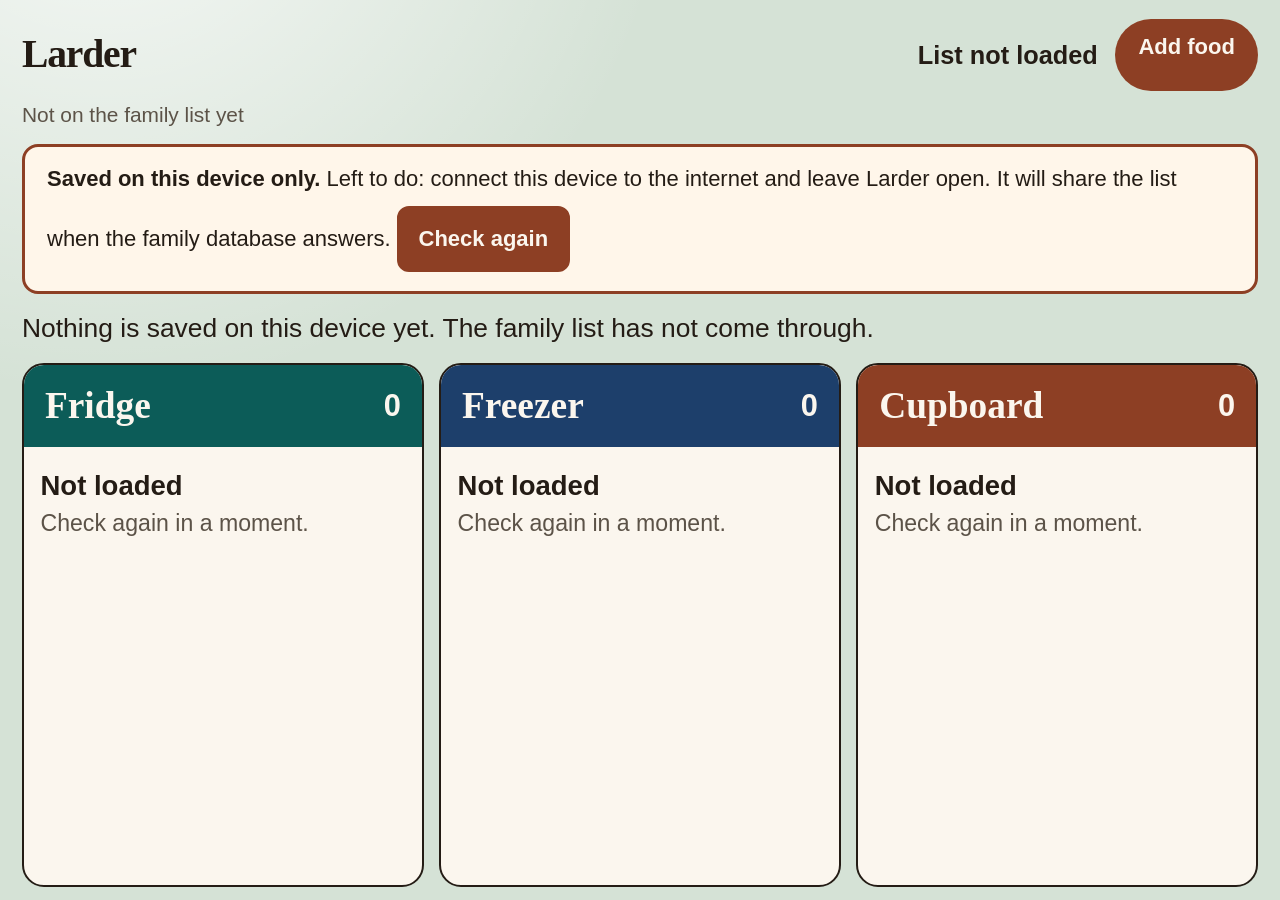
<file: index.html>
<!doctype html>
<html lang="en-GB">
<head>
  <meta charset="UTF-8">
  <meta name="viewport" content="width=device-width, initial-scale=1">
  <meta http-equiv="refresh" content="0; url=larder/">
  <title>Larder</title>
</head>
<body style="font-family:Georgia,serif;background:#d5e2d6;color:#241c15;padding:2rem;font-size:1.3rem;">
  <p>Larder has moved. <a href="larder/">Open the list</a>.</p>
  <script>
    (function () {
      var oldScope = location.origin + "/FoodAssistant/";
      function go() { location.replace("larder/" + location.search + location.hash); }
      if (!("serviceWorker" in navigator) || !navigator.serviceWorker.getRegistrations) return go();
      navigator.serviceWorker.getRegistrations().then(function (regs) {
        return Promise.all(regs.filter(function (r) { return r.scope === oldScope; }).map(function (r) { return r.unregister(); }));
      }).then(go, go);
    })();
  </script>
</body>
</html>
</file>
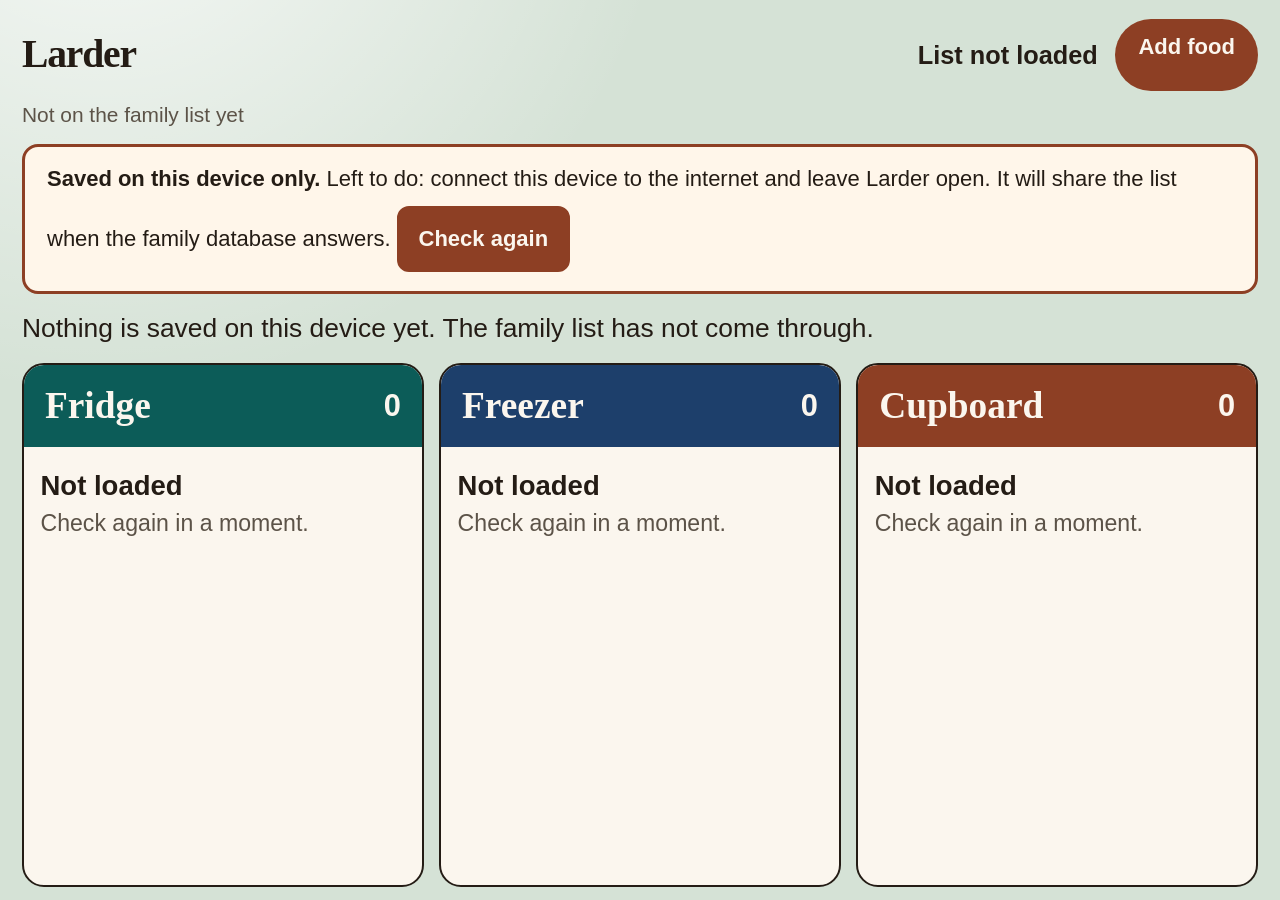
<file: larder/index.html>
<!doctype html>
<html lang="en-GB">
<head>
  <meta charset="UTF-8">
  <meta name="viewport" content="width=device-width, initial-scale=1">
  <meta name="theme-color" content="#d5e2d6">
  <meta name="mobile-web-app-capable" content="yes">
  <meta name="apple-mobile-web-app-capable" content="yes">
  <meta name="apple-mobile-web-app-title" content="Larder">
  <title>Larder</title>
  <link rel="icon" href="icon.svg" type="image/svg+xml">
  <link rel="apple-touch-icon" href="apple-touch-icon.png">
  <link rel="manifest" href="manifest.webmanifest?v=3">
  <link rel="stylesheet" href="styles.css">
</head>
<body class="wall-app">
  <header class="top">
    <div class="brand">
      <p class="eyebrow"><span class="mark" aria-hidden="true"><i></i><i></i><i></i></span> House food</p>
      <h1>Larder</h1>
    </div>
    <p class="count" id="count">Opening the larder…</p>
    <a class="add-link" href="add.html">Add food</a>
  </header>
  <p class="status" id="status" role="status">Checking the family list…</p>
  <div id="banner" class="banner" role="status" hidden></div>
  <div class="stage">
    <main id="board" class="board" aria-live="polite">
      <p class="loading">Opening the larder…</p>
    </main>
    <section id="used" class="used-panel" hidden></section>
  </div>
  <div id="toast" class="toast" role="status" hidden></div>
  <noscript>
    <p class="banner">Larder needs JavaScript. Open this page in Chrome.</p>
  </noscript>
  <script src="config.js"></script>
  <script src="store.js"></script>
  <script src="app.js"></script>
</body>
</html>
</file>
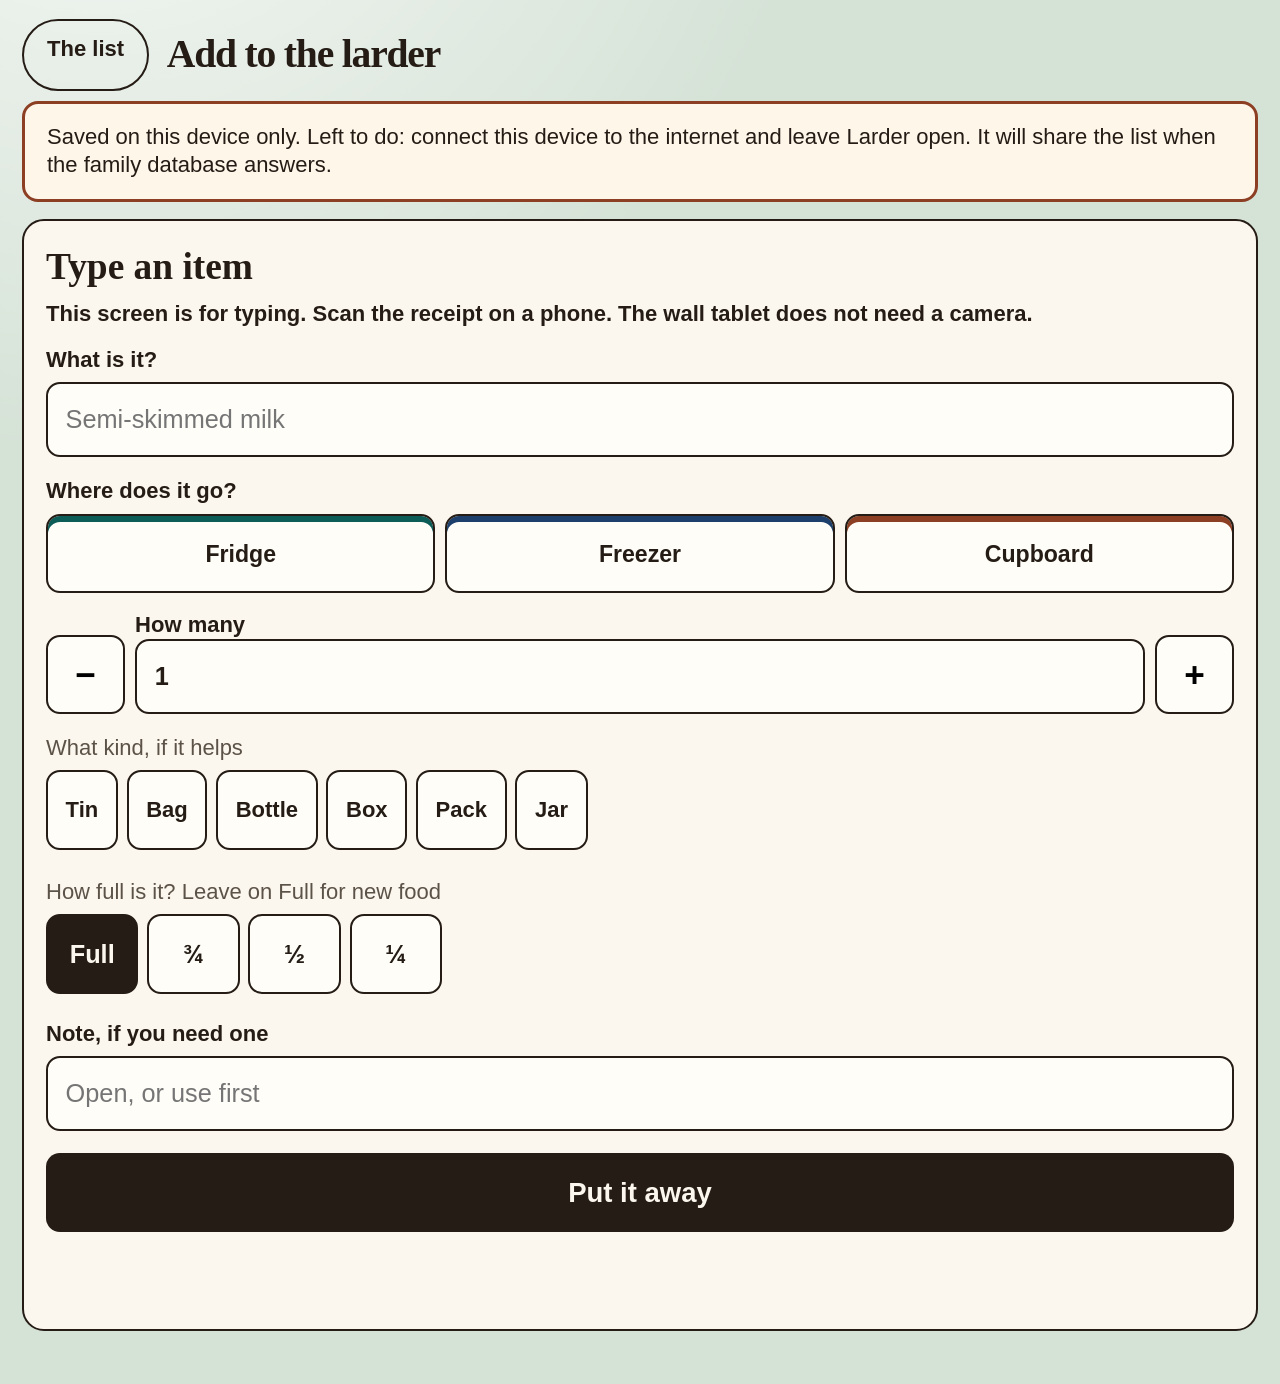
<file: add.html>
<!doctype html>
<html lang="en-GB">
<head>
  <meta charset="UTF-8">
  <meta name="viewport" content="width=device-width, initial-scale=1">
  <meta http-equiv="refresh" content="0; url=larder/add.html">
  <title>Add food · Larder</title>
</head>
<body style="font-family:Georgia,serif;background:#d5e2d6;color:#241c15;padding:2rem;font-size:1.3rem;">
  <p>Larder has moved. <a href="larder/add.html">Add food</a>.</p>
  <script>location.replace("larder/add.html");</script>
</body>
</html>
</file>
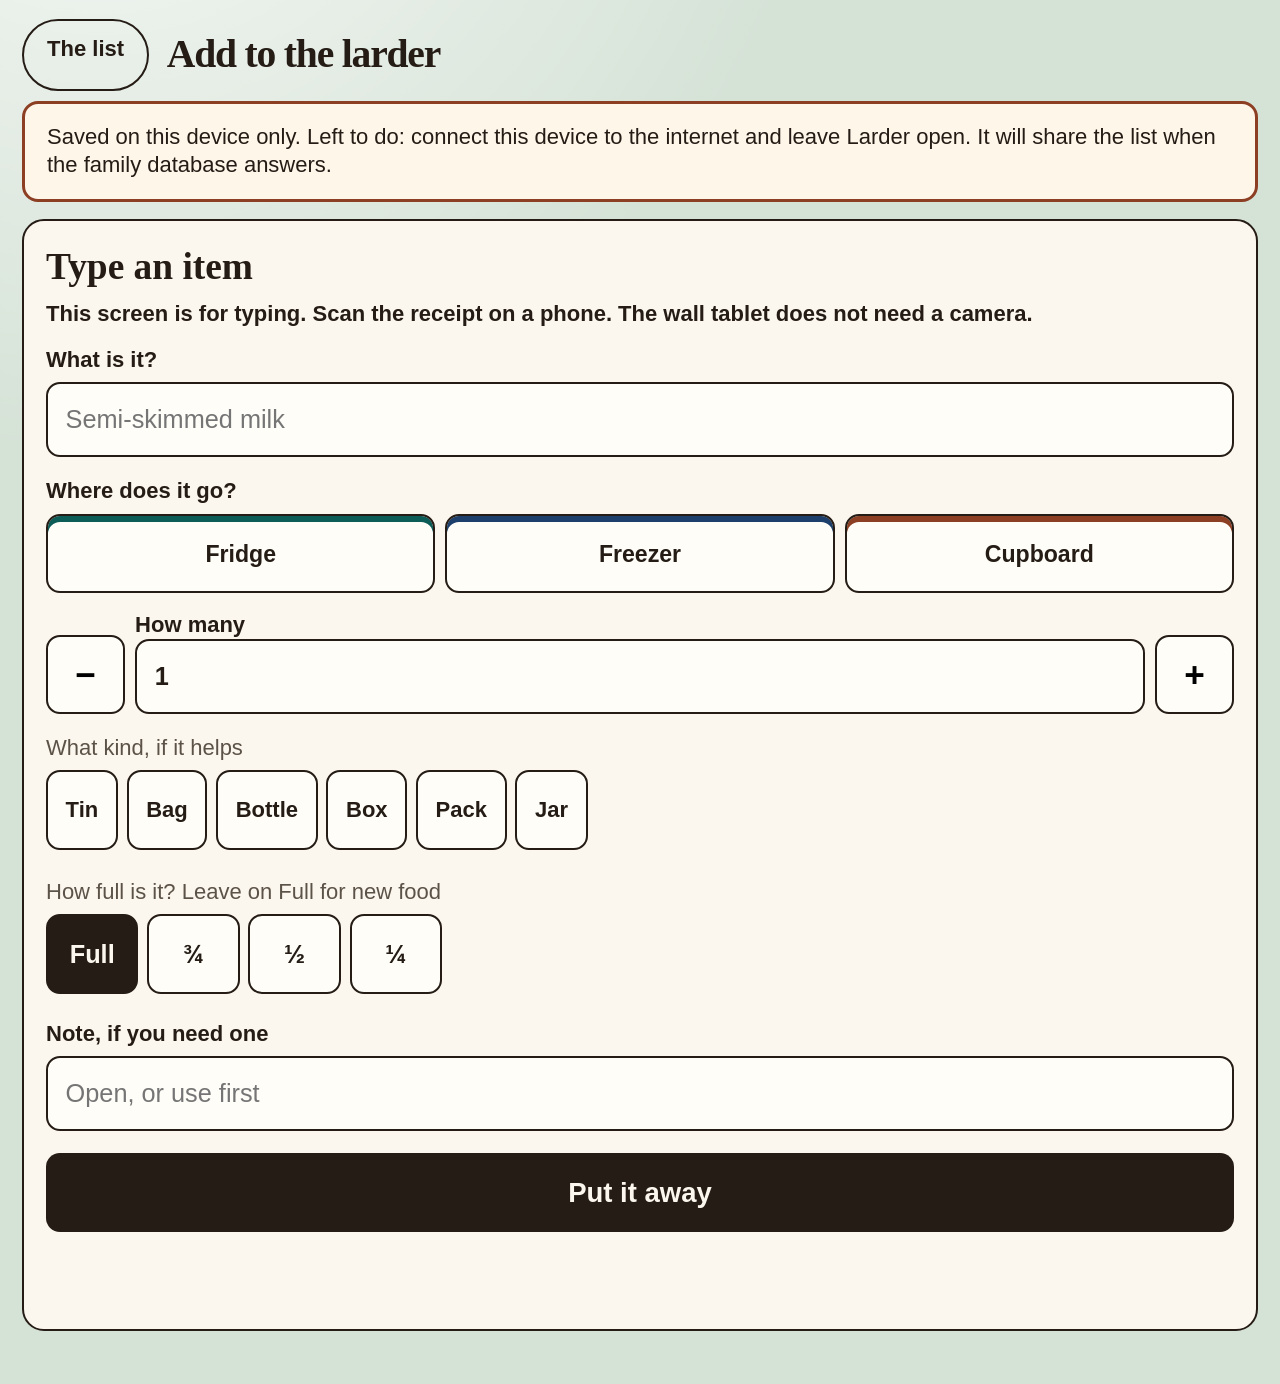
<file: larder/add.html>
<!doctype html>
<html lang="en-GB">
<head>
  <meta charset="UTF-8">
  <meta name="viewport" content="width=device-width, initial-scale=1">
  <meta name="theme-color" content="#d5e2d6">
  <meta name="mobile-web-app-capable" content="yes">
  <meta name="apple-mobile-web-app-capable" content="yes">
  <meta name="apple-mobile-web-app-title" content="Larder">
  <title>Add food · Larder</title>
  <link rel="icon" href="icon.svg" type="image/svg+xml">
  <link rel="apple-touch-icon" href="apple-touch-icon.png">
  <link rel="manifest" href="manifest.webmanifest?v=3">
  <link rel="stylesheet" href="styles.css">
</head>
<body class="add-app">
  <header class="top">
    <a class="back" href="index.html">The list</a>
    <div class="brand">
      <p class="eyebrow"><span class="mark" aria-hidden="true"><i></i><i></i><i></i></span> Put food away</p>
      <h1>Add to the larder</h1>
    </div>
  </header>
  <div id="banner" class="banner" role="status" hidden></div>

  <section class="panel scan-panel" id="scan-panel">
    <h2>Scan a receipt</h2>
    <p class="intro">Use the phone camera. The photo stays on this phone. Only the food names are saved.</p>
    <input id="file" type="file" accept="image/*" capture="environment" hidden>
    <button type="button" class="primary" id="scan">Photograph the receipt</button>
    <p id="scan-status" class="form-msg" role="status"></p>
    <div id="review"></div>
  </section>

  <section class="panel">
    <h2>Type an item</h2>
    <p class="tablet-note">This screen is for typing. Scan the receipt on a phone. The wall tablet does not need a camera.</p>
    <form id="form">
      <label for="name">What is it?</label>
      <input id="name" type="text" maxlength="120" autocomplete="off" enterkeyhint="next" placeholder="Semi-skimmed milk">

      <p class="intro" style="margin-top:0.9rem;margin-bottom:0.4rem;font-weight:700;color:#241c15;">Where does it go?</p>
      <div class="places" id="places" role="group" aria-label="Where it goes"></div>

      <div class="qty-row">
        <button type="button" id="minus" aria-label="Fewer">−</button>
        <label for="quantity">How many
          <input id="quantity" type="text" maxlength="40" value="1" inputmode="text">
        </label>
        <button type="button" id="plus" aria-label="More">+</button>
      </div>

      <p class="intro" style="margin-top:0.9rem;margin-bottom:0;">What kind, if it helps</p>
      <div class="units" id="units"></div>

      <p class="intro" style="margin-top:0.9rem;margin-bottom:0;">How full is it? Leave on Full for new food</p>
      <div class="units" id="fill" role="group" aria-label="How full"></div>

      <label for="notes">Note, if you need one</label>
      <input id="notes" type="text" maxlength="280" autocomplete="off" placeholder="Open, or use first">

      <button class="primary" type="submit">Put it away</button>
      <p id="form-msg" class="form-msg" role="status"></p>
    </form>
  </section>

  <script src="config.js"></script>
  <script src="store.js"></script>
  <script src="receipt.js"></script>
  <script src="add.js"></script>
</body>
</html>
</file>
<file: larder/styles.css>
:root {
  color-scheme: light;
  --ink: #241c15;
  --cream: #fbf6ee;
  --wall: #d5e2d6;
  --muted: #5c5348;
  --fridge: #0c5c58;
  --freezer: #1d3f6b;
  --cupboard: #8d3f24;
  --line: #241c15;
}

* { box-sizing: border-box; }

html { font-size: 18px; }

body {
  margin: 0;
  min-height: 100vh;
  color: var(--ink);
  background:
    radial-gradient(circle at 8% -20%, rgba(255, 255, 255, 0.85), transparent 36%),
    var(--wall);
  font-family: Roboto, "Segoe UI", Helvetica, Arial, sans-serif;
  line-height: 1.3;
}

body.wall-app,
body.add-app {
  padding: 0.85rem 1rem 1.4rem;
}

button, input, a { font: inherit; }

button, .add-link, .back {
  cursor: pointer;
  -webkit-tap-highlight-color: transparent;
}

button:focus, a:focus, input:focus {
  outline: 3px solid var(--fridge);
  outline-offset: 2px;
}

.top {
  display: flex;
  align-items: center;
  margin-bottom: 0.45rem;
}

.brand { margin-right: auto; }

.eyebrow {
  margin: 0 0 0.1rem;
  font-size: 0.85rem;
  letter-spacing: 0.08em;
  text-transform: uppercase;
  color: var(--muted);
}

.mark i {
  display: inline-block;
  width: 0.62rem;
  height: 0.62rem;
  margin-right: 0.22rem;
  border: 2px solid var(--ink);
  border-radius: 50%;
  vertical-align: 0;
}

.mark i:nth-child(1) { background: var(--fridge); }
.mark i:nth-child(2) { background: var(--freezer); }
.mark i:nth-child(3) { background: var(--cupboard); margin-right: 0.35rem; }

h1 {
  margin: 0;
  font-family: Georgia, "Palatino Linotype", Palatino, serif;
  font-size: 2.15rem;
  font-weight: 700;
  letter-spacing: -0.03em;
  line-height: 0.95;
}

.count {
  margin: 0 0.8rem 0 0;
  font-weight: 700;
  font-size: 1.15rem;
  text-align: right;
}

.status {
  margin: 0 0 0.7rem;
  color: var(--muted);
  font-size: 0.95rem;
}

.add-link, .back {
  display: inline-block;
  min-height: 3.3rem;
  padding: 0.75rem 1.05rem;
  border-radius: 999px;
  background: var(--cupboard);
  color: var(--cream);
  text-decoration: none;
  font-weight: 700;
  line-height: 1.1;
}

.back {
  margin-right: 0.8rem;
  background: transparent;
  color: var(--ink);
  border: 2px solid var(--ink);
}

.banner {
  margin: 0 0 0.8rem;
  padding: 0.85rem 1rem;
  background: #fff6ea;
  border: 3px solid var(--cupboard);
  border-radius: 16px;
}

.banner[hidden], .toast[hidden], .used-panel[hidden] { display: none; }

.banner button, .texty, .unit, .bulk button, .confirm button {
  min-height: 3rem;
  margin-top: 0.55rem;
  margin-right: 0.45rem;
  padding: 0.45rem 0.9rem;
  border: 2px solid var(--ink);
  border-radius: 12px;
  background: var(--cream);
  color: var(--ink);
  font-weight: 700;
}

.banner button {
  display: inline-block;
  background: var(--cupboard);
  border-color: var(--cupboard);
  color: var(--cream);
}

.lead {
  margin: 0 0 0.8rem;
  font-size: 1.2rem;
}

.loading {
  margin: 1.5rem 0;
  font-size: 1.5rem;
  font-family: Georgia, "Palatino Linotype", Palatino, serif;
}

.jumps { display: flex; margin-bottom: 0.8rem; }

.jumps a {
  flex: 1;
  margin-right: 0.45rem;
  min-height: 3.2rem;
  padding: 0.7rem 0.4rem;
  border-radius: 14px;
  background: var(--cream);
  color: var(--ink);
  border: 2px solid var(--ink);
  text-align: center;
  text-decoration: none;
  font-weight: 700;
}

.jumps a:last-child { margin-right: 0; }

.columns { display: block; }

.col {
  margin-bottom: 1rem;
  background: var(--cream);
  border: 2px solid var(--ink);
  border-radius: 22px;
  overflow: hidden;
}

.col-h {
  display: flex;
  align-items: center;
  padding: 0.75rem 0.95rem;
  color: var(--cream);
}

.col-h h2 {
  margin: 0 auto 0 0;
  font-family: Georgia, "Palatino Linotype", Palatino, serif;
  font-size: 1.7rem;
  font-weight: 700;
}

.col-h b { font-size: 1.4rem; }

.col-fridge .col-h { background: var(--fridge); }
.col-freezer .col-h { background: var(--freezer); }
.col-cupboard .col-h { background: var(--cupboard); }

.col-body { padding: 0.75rem; }

.empty { margin: 0.4rem 0.2rem 0.6rem; color: var(--muted); font-size: 1.05rem; }
.empty strong { display: block; margin-bottom: 0.2rem; color: var(--ink); font-size: 1.25rem; }

.item {
  display: flex;
  align-items: stretch;
  min-height: 4.8rem;
  margin-bottom: 0.7rem;
  background: #fffdf8;
  border: 2px solid var(--ink);
  border-radius: 16px;
  overflow: hidden;
}

.item:last-child { margin-bottom: 0; }

.item-main { flex: 1; min-width: 0; padding: 0.75rem 0.8rem 0.55rem; }

.item h3 {
  margin: 0;
  font-size: 1.45rem;
  line-height: 1.15;
  overflow-wrap: break-word;
  word-wrap: break-word;
  -webkit-hyphens: auto;
  hyphens: auto;
}

.meta { margin: 0.3rem 0 0; color: var(--muted); font-size: 0.95rem; }

.texty {
  display: inline-block;
  margin-top: 0.35rem;
  padding: 0.35rem 0.2rem;
  min-height: 2.6rem;
  border: 0;
  background: transparent;
  color: var(--muted);
  text-decoration: underline;
  font-weight: 700;
}

.confirm { margin-top: 0.45rem; }

.confirm span { display: block; font-weight: 700; }

.used-btn {
  width: 5.8rem;
  min-width: 5.8rem;
  border: 0;
  border-left: 2px solid var(--ink);
  background: var(--ink);
  color: var(--cream);
  font-weight: 700;
  font-size: 1.15rem;
  letter-spacing: 0.03em;
}

.used-btn[aria-expanded="true"] { background: var(--cream); color: var(--ink); }

.item { flex-wrap: wrap; }

.item.is-using { border-width: 3px; box-shadow: 0 6px 0 rgba(36, 28, 21, 0.18); }

.gauge {
  height: 0.7rem;
  margin: 0.45rem 0 0.1rem;
  max-width: 14rem;
  border: 2px solid var(--ink);
  border-radius: 999px;
  background: #fffdf8;
  overflow: hidden;
}

.gauge i { display: block; height: 100%; background: var(--ink); }
.col-fridge .gauge i { background: var(--fridge); }
.col-freezer .gauge i { background: var(--freezer); }
.col-cupboard .gauge i { background: var(--cupboard); }

.use-strip {
  width: 100%;
  padding: 0.6rem 0.7rem 0.4rem;
  border-top: 2px solid var(--ink);
  background: #f3ebdd;
}

.use-q { margin: 0 0 0.45rem; font-weight: 700; font-size: 1.1rem; }

.use-choices { display: flex; flex-wrap: wrap; }

.use-choices button {
  flex: 1 1 6.5rem;
  min-height: 3.6rem;
  margin: 0 0.45rem 0.45rem 0;
  padding: 0.4rem 0.6rem;
  border: 2px solid var(--ink);
  border-radius: 14px;
  background: #fffdf8;
  color: var(--ink);
  font-weight: 700;
  font-size: 1.1rem;
}

.use-choices .gone { background: var(--ink); color: var(--cream); }

.used-btn:active, .primary:active, .add-link:active, .place:active, .use-choices button:active { transform: scale(0.98); }

.used-panel { margin-top: 0.4rem; }

.used-panel h2 {
  margin: 0 0 0.45rem;
  font-family: Georgia, "Palatino Linotype", Palatino, serif;
  font-size: 1.25rem;
}

.used-row { display: block; }

.used-chip {
  display: flex;
  align-items: center;
  margin-bottom: 0.45rem;
  padding: 0.35rem 0.4rem 0.35rem 0.85rem;
  background: var(--cream);
  border: 2px solid var(--ink);
  border-radius: 14px;
}

.used-chip span { flex: 1; font-weight: 700; }

.used-chip button {
  min-height: 3.1rem;
  min-width: 6.5rem;
  border: 0;
  border-radius: 10px;
  background: var(--ink);
  color: var(--cream);
  font-weight: 700;
}

.toast {
  position: fixed;
  left: 0.8rem;
  right: 0.8rem;
  bottom: 0.8rem;
  z-index: 5;
  display: flex;
  align-items: center;
  padding: 0.75rem 0.75rem 0.75rem 1rem;
  background: var(--ink);
  color: var(--cream);
  border-radius: 18px;
  font-size: 1.15rem;
  font-weight: 700;
}

.toast button {
  margin-left: auto;
  min-height: 3.3rem;
  min-width: 7.5rem;
  border: 0;
  border-radius: 12px;
  background: var(--cream);
  color: var(--ink);
  font-weight: 700;
}

.panel {
  margin-bottom: 1rem;
  padding: 1rem;
  background: var(--cream);
  border: 2px solid var(--ink);
  border-radius: 22px;
}

.panel h2 {
  margin: 0 0 0.35rem;
  font-family: Georgia, "Palatino Linotype", Palatino, serif;
  font-size: 1.7rem;
}

.intro, .quiet, .tablet-note { margin: 0 0 0.8rem; color: var(--muted); }

.tablet-note { display: none; }

label { display: block; margin: 0.8rem 0 0.35rem; font-weight: 700; }

input[type="text"], input:not([type]) {
  width: 100%;
  min-height: 3.4rem;
  padding: 0.65rem 0.8rem;
  border: 2px solid var(--ink);
  border-radius: 14px;
  background: #fffdf8;
  color: var(--ink);
  font-size: 1.15rem;
}

.places, .units, .qty-row, .bulk { display: flex; }

.place, .unit, .qty-row button, .bulk button, .primary {
  min-height: 3.6rem;
  border-radius: 14px;
  font-weight: 700;
}

.place {
  flex: 1;
  margin-right: 0.45rem;
  border: 2px solid var(--ink);
  background: #fffdf8;
  color: var(--ink);
  font-size: 1.05rem;
}

.place:last-child, .unit:last-child, .bulk button:last-child { margin-right: 0; }

.place-fridge { box-shadow: inset 0 6px 0 var(--fridge); }
.place-freezer { box-shadow: inset 0 6px 0 var(--freezer); }
.place-cupboard { box-shadow: inset 0 6px 0 var(--cupboard); }

.place[aria-pressed="true"] { color: var(--cream); }
.place-fridge[aria-pressed="true"] { background: var(--fridge); }
.place-freezer[aria-pressed="true"] { background: var(--freezer); }
.place-cupboard[aria-pressed="true"] { background: var(--cupboard); }

.units { flex-wrap: wrap; margin-top: 0.35rem; }

.unit {
  margin: 0 0.4rem 0.4rem 0;
  padding: 0.4rem 0.8rem;
  border: 2px solid var(--ink);
  background: #fffdf8;
}

#fill .unit { min-width: 4.2rem; font-size: 1.15rem; }

.unit[aria-pressed="true"] {
  background: var(--ink);
  color: var(--cream);
}

.qty-row { align-items: flex-end; margin-top: 0.8rem; }

.qty-row label { flex: 1; margin: 0 0.45rem; }

.qty-row button {
  width: 3.6rem;
  border: 2px solid var(--ink);
  background: #fffdf8;
  font-size: 1.6rem;
}

.primary {
  width: 100%;
  margin-top: 1rem;
  border: 0;
  background: var(--ink);
  color: var(--cream);
  font-size: 1.25rem;
}

.form-msg { min-height: 1.4rem; font-weight: 700; }

.scan-panel .primary { margin-top: 0.2rem; }

.review-row {
  margin-top: 0.8rem;
  padding-top: 0.8rem;
  border-top: 2px solid rgba(36, 28, 21, 0.15);
}

.tickline {
  display: flex;
  align-items: center;
  margin: 0 0 0.4rem;
  font-weight: 700;
}

.tickline input { width: 1.4rem; height: 1.4rem; margin-right: 0.45rem; }

.line-qty { max-width: 8rem; }

.places.mini { margin-top: 0.55rem; }

.places.mini .place { min-height: 3rem; font-size: 0.95rem; }

.bulk { margin: 0.6rem 0; }

.bulk button {
  flex: 1;
  margin-right: 0.4rem;
  padding: 0.4rem;
  border: 2px solid var(--ink);
  background: #fffdf8;
}

.after { margin: 0.6rem 0 0; }

@media (orientation: landscape) and (min-width: 800px) and (min-height: 480px) {
  html { font-size: 20px; }

  body.wall-app {
    height: 100vh;
    overflow: hidden;
    display: flex;
    flex-direction: column;
    padding-bottom: 0.6rem;
  }

  .eyebrow { display: none; }

  h1 { font-size: 1.8rem; }

  .stage {
    flex: 1;
    min-height: 0;
    display: flex;
    flex-direction: column;
  }

  .board {
    flex: 1;
    min-height: 0;
    display: flex;
    flex-direction: column;
  }

  .jumps { display: none; }

  .columns {
    flex: 1;
    min-height: 0;
    display: flex;
  }

  .col {
    flex: 1;
    min-width: 0;
    margin-right: 0.7rem;
    margin-bottom: 0;
    display: flex;
    flex-direction: column;
  }

  .col:last-child { margin-right: 0; }

  .col-body { padding: 0.55rem; }

  .item { min-height: 3.9rem; margin-bottom: 0.55rem; }

  .item-main { padding: 0.55rem 0.65rem 0.5rem; }

  .item h3 { font-size: 1.3rem; }

  .meta { font-size: 0.85rem; }

  .used-btn { width: 4.4rem; min-width: 4.4rem; font-size: 1rem; }

  .use-choices button { flex-basis: 5.2rem; font-size: 1rem; }

  .col-body {
    flex: 1;
    overflow-y: auto;
    -webkit-overflow-scrolling: touch;
  }

  .used-panel {
    max-height: 9rem;
    overflow-y: auto;
  }

  .scan-panel { display: none; }

  .tablet-note { display: block; color: var(--ink); font-weight: 700; }
}

@media (orientation: landscape) and (min-width: 1100px) and (min-height: 700px) {
  html { font-size: 22px; }
}

@media (max-width: 640px) {
  h1 { font-size: 1.75rem; }
  .top { flex-wrap: wrap; }
  .count {
    width: 100%;
    margin: 0.45rem 0 0;
    text-align: left;
  }
}
</file>
